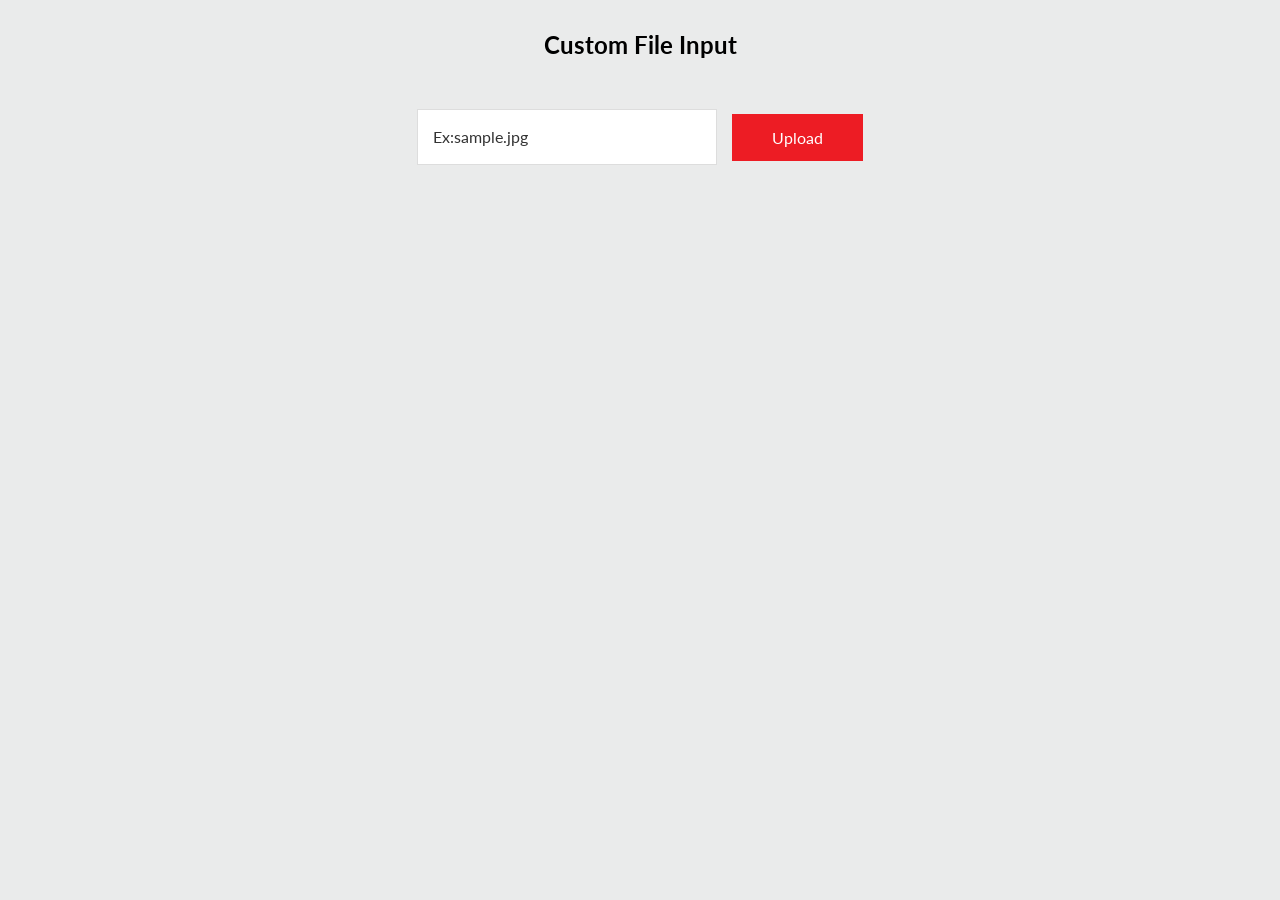
<file: C11_6651071028/index.html>
<!DOCTYPE html>
<html lang="en">
<head>
<meta name="viewport" content="width=device-width, initial-scale=1.0, user-scalable=no">
<title>Home</title>
<meta charset="UTF-8">
<link rel="stylesheet" href="css/style.css">
</head>
<body>

<h2 class="text-center">Custom File Input</h2>

<div class="custom-file-wrp">
	<div class="filename">
		Ex:sample.jpg
	</div>
	<div class="custom-file">
		<label for="fileupload">Upload</label>
		<input type="file"  id="fileupload">
	</div>
</div>


<script src="js/jquery-latest.min.js"></script>
<script src="js/main.js"></script>
</body>
</html>
</file>
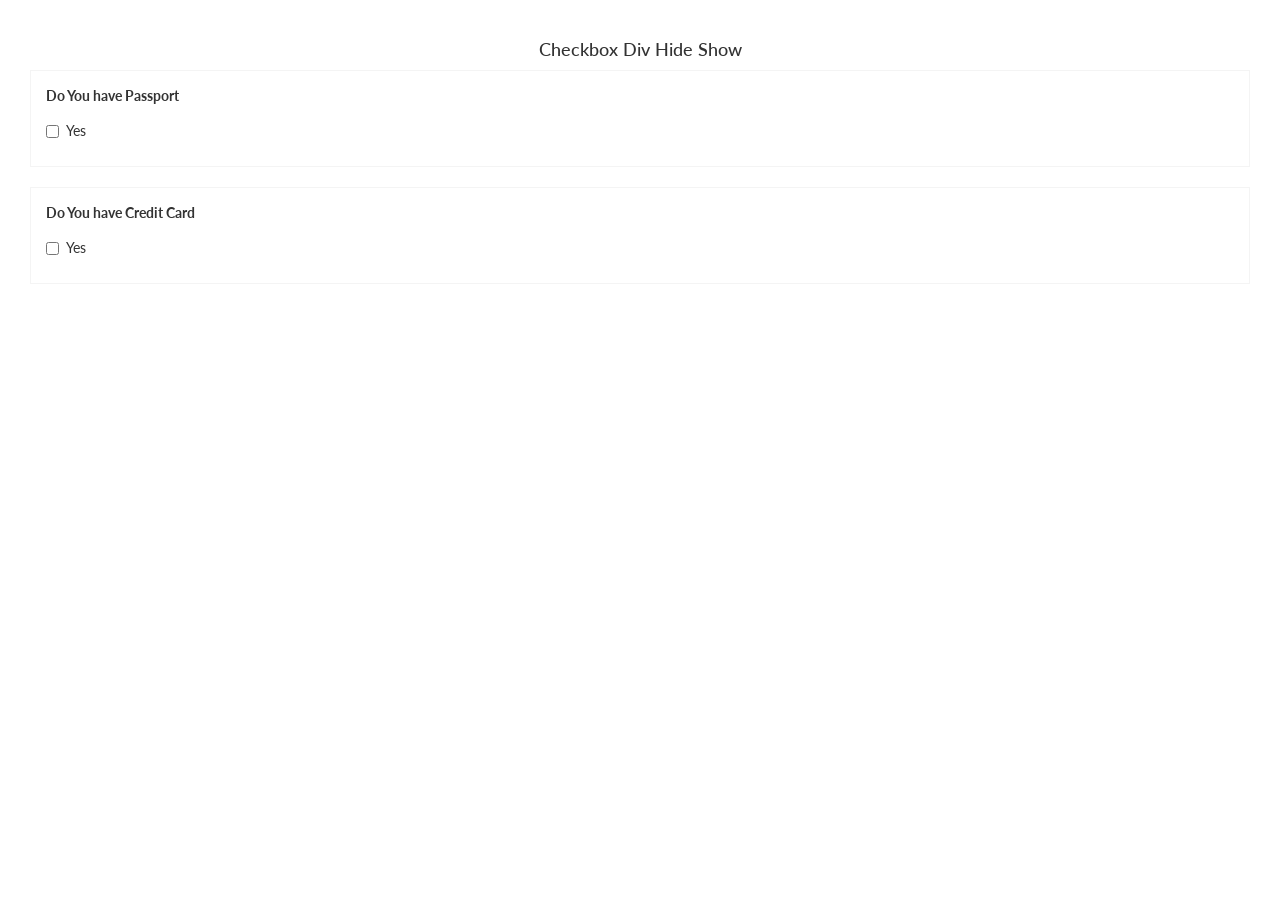
<file: C12_6651071028/index.html>
<!DOCTYPE html>
<html lang="en">
<head>
<meta charset="UTF-8">	
<title>D CODE SHOW</title>
<link rel="stylesheet" href="css/bootstrap.min.css">
<link rel="stylesheet" href="css/style.css">
<style>
</style>
</head>
<body>
<h4>Checkbox Div Hide Show</h4>

<div class="checkbox-card">
	<label for="">Do You have Passport</label>
	<div class="checkbox">
		<label>
			<input type="checkbox" class="checkme">Yes
		</label>
	</div>
	<div class="passport-box">
		<input type="text" placeholder="Enter Passport Number" 
		class="form-control">
	</div>
	<div class="apply-box">
		<a href="">Apply For Passport</a>
	</div>
</div>
<br>
<div class="checkbox-card">
	<label for="">Do You have Credit Card</label>
	<div class="checkbox">
		<label>
			<input type="checkbox" class="checkme">Yes
		</label>
	</div>
	<div class="passport-box">
		<input type="text" placeholder="Enter Credit Card Number" 
		class="form-control">
	</div>
	<div class="apply-box">
		<a href="">Apply For Credit Card</a>
	</div>
</div>

	

	



<script src="js/jquery-latest.min.js"></script>
<script src="js/main.js"></script>

</body>
</html>
</file>
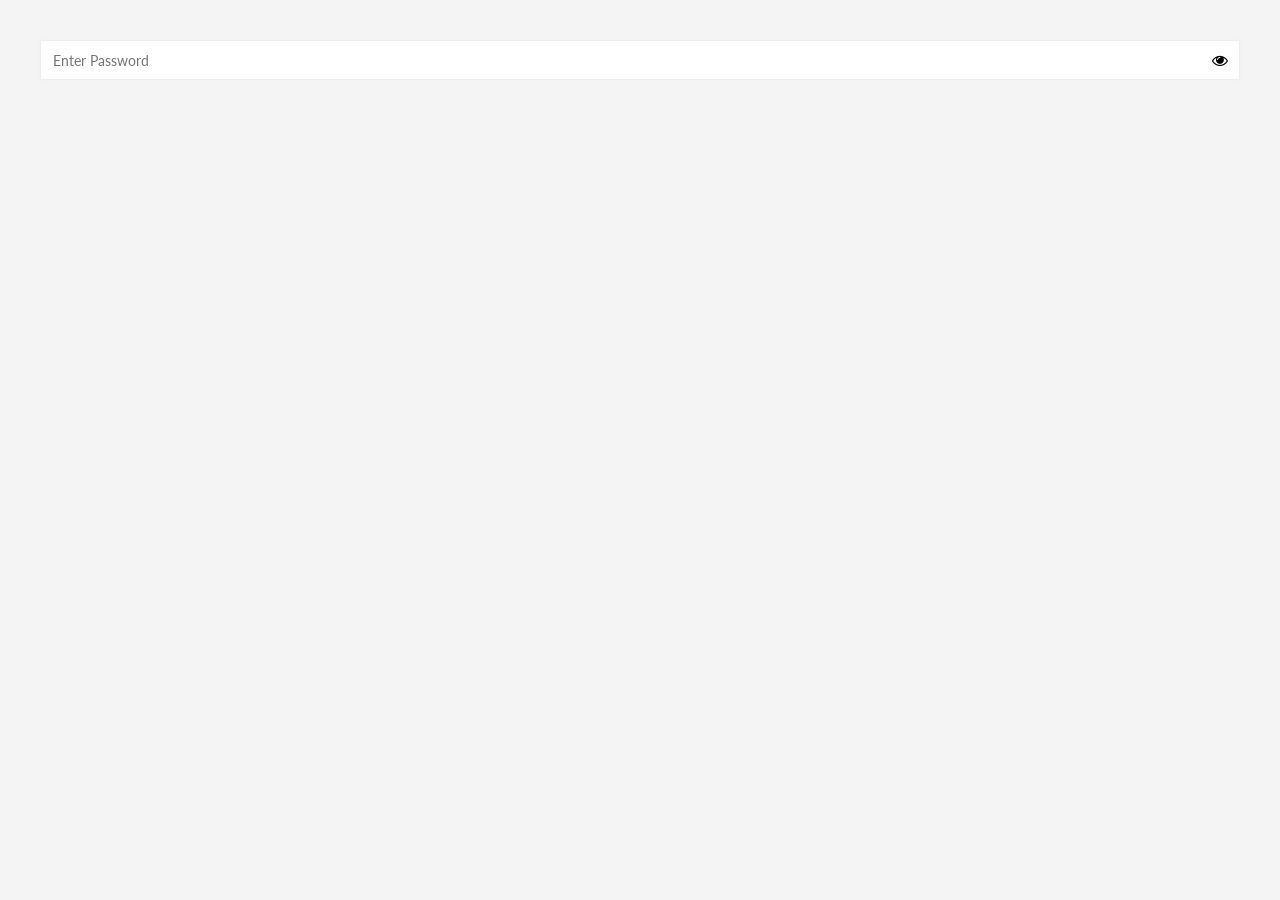
<file: C13_6651071028/index.html>
<!DOCTYPE html>
<html lang="en">
<head>
<meta name="viewport" content="width=device-width, initial-scale=1.0, user-scalable=no">
<title>Home</title>
<meta charset="UTF-8">
<!--Font Awesome CDN Link-->
<link href="https://stackpath.bootstrapcdn.com/font-awesome/4.7.0/css/font-awesome.min.css" rel="stylesheet" type="text/css"/>
<link rel="stylesheet" href="css/style.css">
</head>
<body>

	<div class="password-show-card">
		<input type="password" class="input-control" placeholder="Enter Password">
		<i class="fa fa-eye password-show"></i>
		<!-- <i class="fa fa-eye-slash"></i> -->
	</div>

	
<script src="js/jquery-latest.min.js"></script>
<script src="js/main.js"></script>

</body>
</html>
</file>
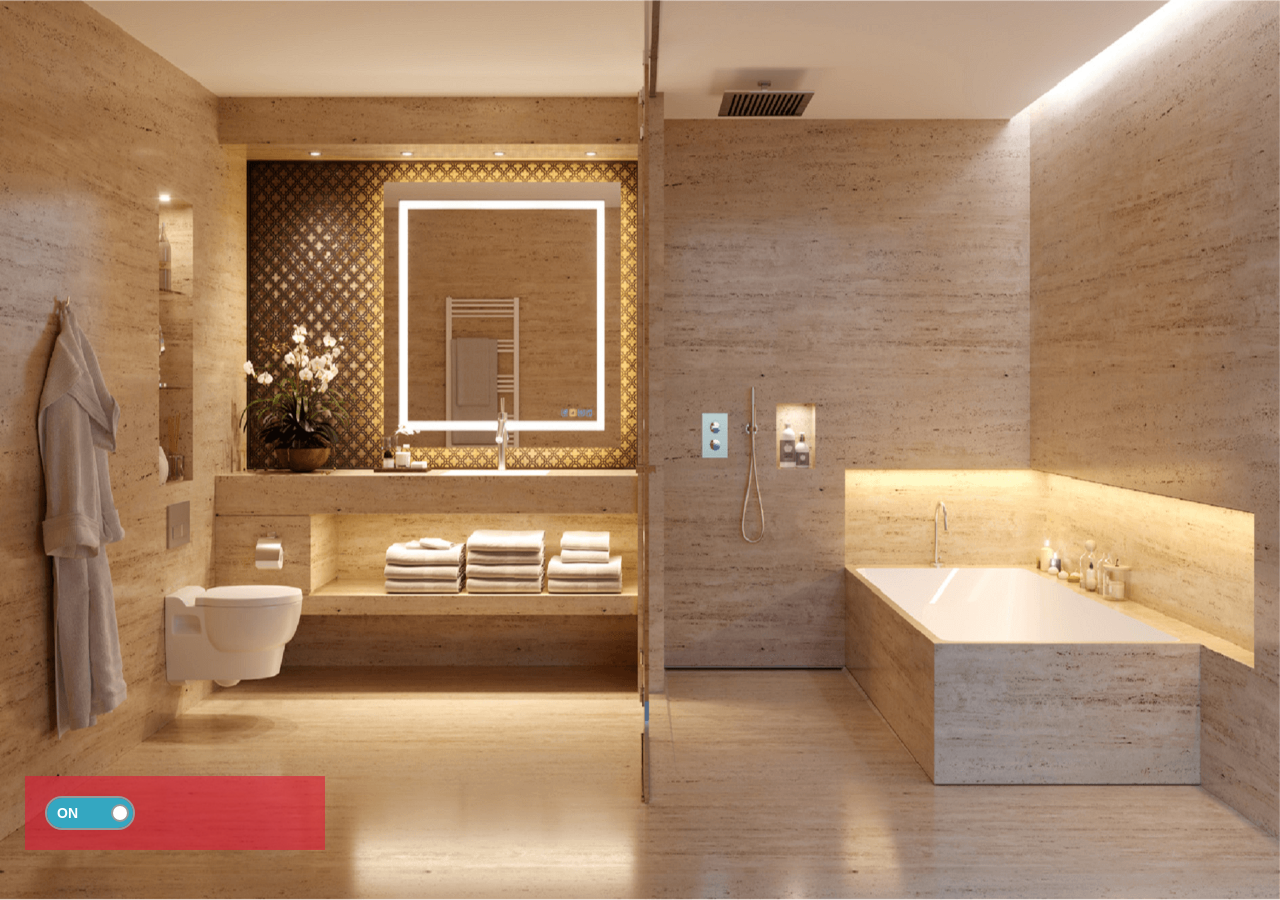
<file: C14_6651071028/index.html>
<!DOCTYPE html>
<html lang="en">

<head>
    <meta name="viewport" content="width=device-width, initial-scale=1.0, user-scalable=no">
    <title>Home</title>
    <meta charset="UTF-8">

    <link rel="stylesheet" href="css/style.css">
</head>

<body>

    <!--IMAGE EFFECT-->
    <div class="image-effect" id="image-effect-2">
        <img src="images/off.png" class="fadeEffect">
        <img src="images/on.png">
    </div>

    <!--Switch Button-->
    <div class="switch-btn">
        <div class="onoffswitch">
            <input type="checkbox" name="onoffswitch" class="onoffswitch-checkbox toggle-switch-2" id="myonoffswitch" tabindex="0" checked>
            <label class="onoffswitch-label" for="myonoffswitch">
            <span class="onoffswitch-inner"></span>
            <span class="onoffswitch-switch"></span>
            </label>
        </div>
    </div>

    <script src="js/jquery-latest.min.js"></script>
    <script src="js/main.js"></script>
    
</body>

</html>
</file>
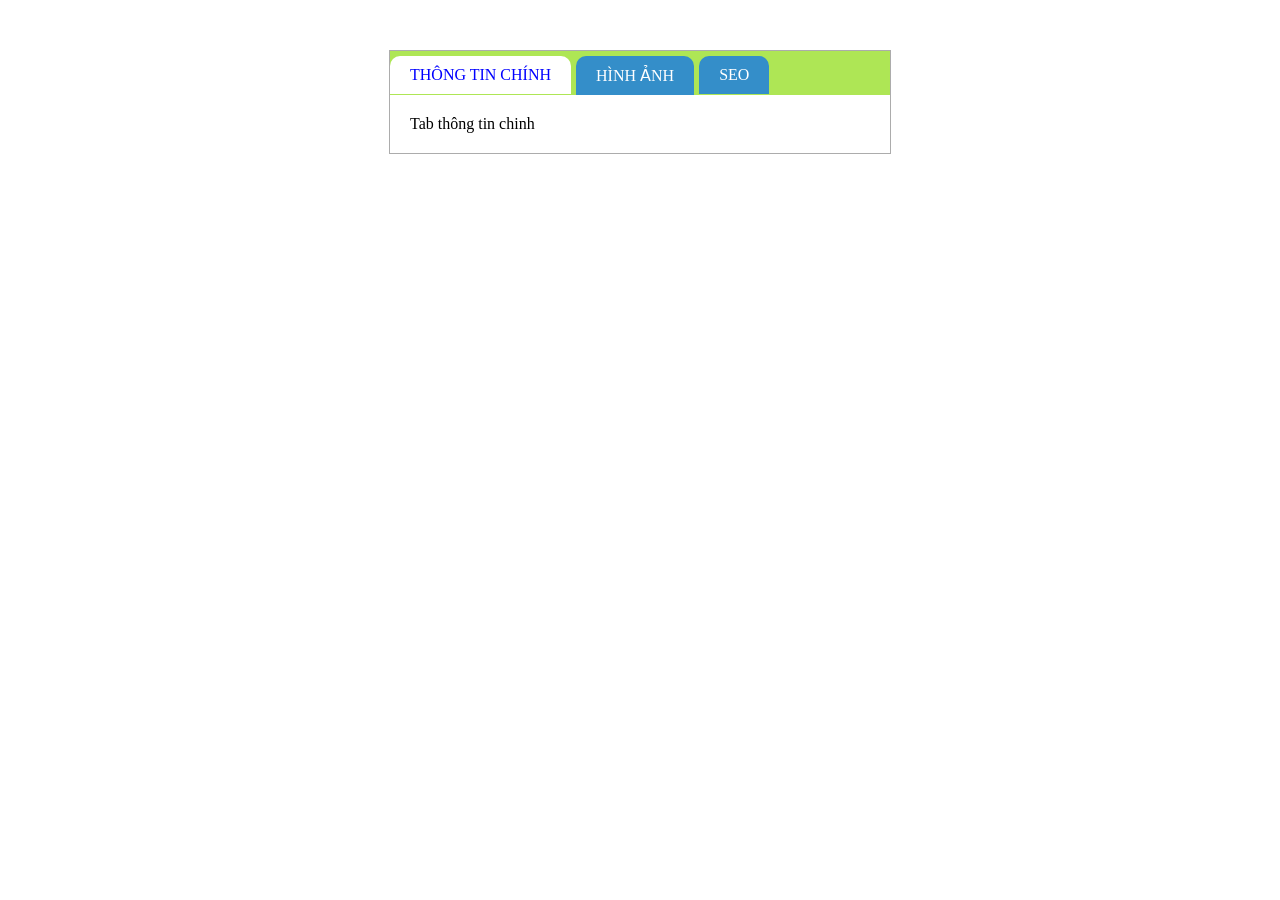
<file: C15_6651071028/index.html>
<!DOCTYPE html>
<html>
    <head>
        <title>Tạo tabs trong jQuery</title>
        <meta charset="UTF-8">
        <meta name="viewport" content="width=device-width, initial-scale=1.0">
        <link rel="stylesheet" type="text/css" href="css/style.css">
        <script src="js/jquery-latest.min.js"></script>
        <script src="js/main.js"></script>
    </head>
    <body>
        <div class="tab-wrapper" >
            <ul class="tab">
                <li>
                    <a href="#tab-main-info">Thông tin chính</a>
                </li>
                <li>
                    <a href="#tab-image">Hình ảnh</a>
                </li>
                <li>
                    <a href="#tab-seo">SEO</a>
                </li>
            </ul>
            <div class="tab-content">
                <div class="tab-item" id="tab-main-info">
                    Tab thông tin chinh
                </div>
                <div class="tab-item" id="tab-image">
                    Tab hình ảnh
                </div>
                <div class="tab-item" id="tab-seo">
                    Tab SEO
                </div>
            </div>
        </div>
    </body>
</html>
</file>
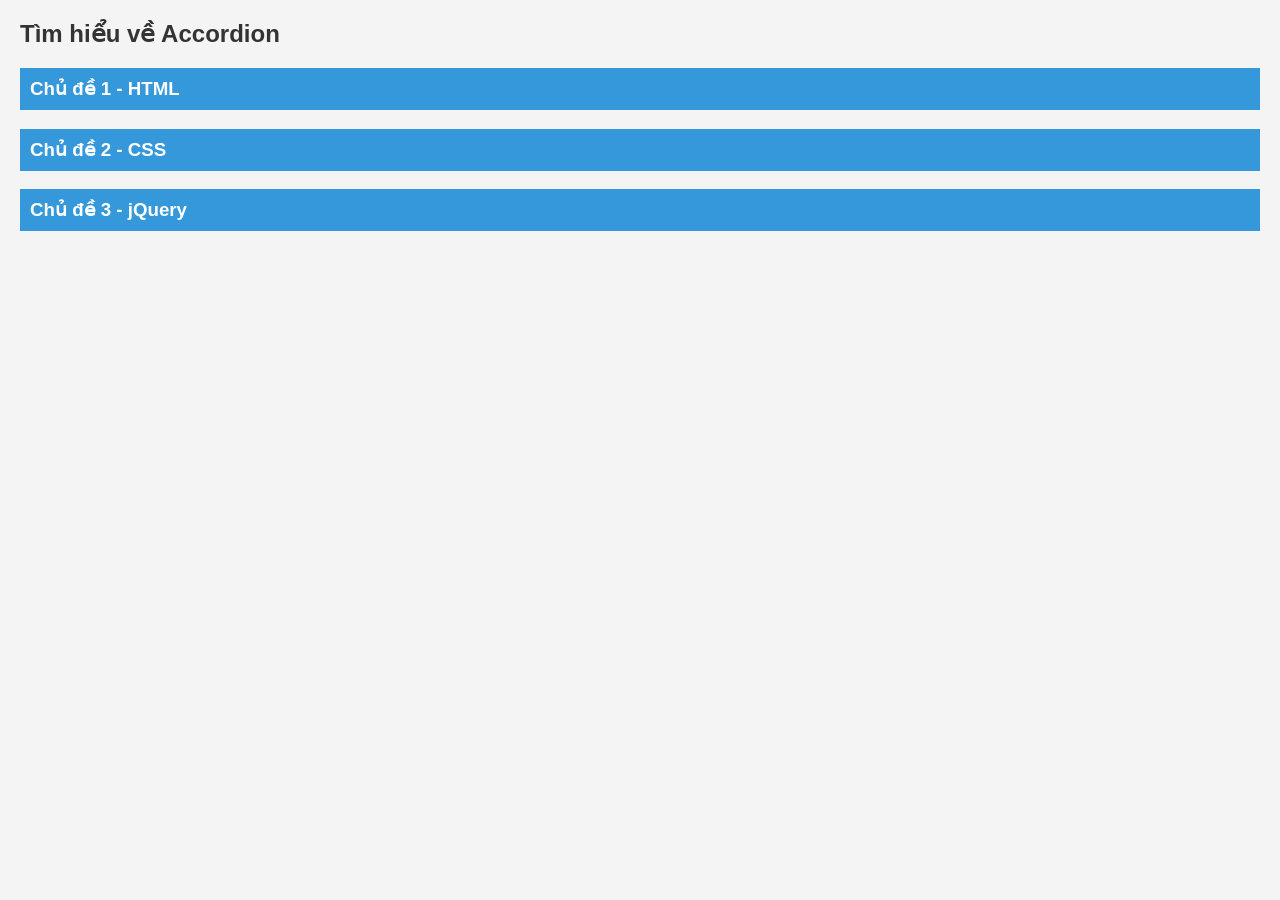
<file: C17_6651071028/index.html>
<!DOCTYPE html>
<html lang="en">

<head>
    <meta charset="utf-8">
    <title>Học web chuẩn</title>
    <link rel="stylesheet" type="text/css" href="css/style.css">
    <script src="js/jquery-latest.min.js"></script>
</head>

<body>
    <h2>Tìm hiểu về Accordion</h2>
    <h3>Chủ đề 1 - HTML </h3>
    <div class="box">HTML (viết tắt của từ HyperText Markup Language, hay còn gọi là "Ngôn ngữ Đánh dấu Siêu văn bản") là
        một ngôn ngữ đánh dấu được thiết kế ra để tạo nên các trang web trên World Wide Web. </div>

    <h3>Chủ đề 2 - CSS</h3>
    <div class="box">CSS là chữ viết tắt của Cascading Style Sheets, nó là một ngôn ngữ được sử dụng để tìm và định dạng
        lại các phần tử được tạo ra bởi các ngôn ngữ đánh dấu (HTML). Nói ngắn gọn hơn là ngôn ngữ tạo phong cách cho
        trang web</div>

    <h3>Chủ đề 3 - jQuery</h3>
    <div class="box">jQuery là một thư viện JavaScript được thiết kế đơn giản hóa thao tác HTML DOM, cũng như xử lý sự
        kiện, hoạt ảnh CSS, và Ajax</div>
    <script src="js/main.js"></script>
</body>

</html>
</file>
<file: C11_6651071028/css/style.css>
@import url('https://fonts.googleapis.com/css?family=Lato:400,700,900|Open+Sans:300,400|Oswald:400,700');
* { padding: 0; margin: 0; box-sizing: border-box }
body {font-family:'Lato',sans-serif;padding: 30px;background: #eaebeb;}

/**************/

.text-center{
text-align: center;
margin-bottom: 50px;
}

.custom-file-wrp{
	display: flex;
	justify-content: center;
	align-items: center;
}

.filename{
	background: #fff;
	padding: 15px 15px;
	border: 1px solid #ddd;
	width: 300px;
	margin-right: 15px;
	color: #333;
	word-break: break-all;
	line-height: 1.5;
}

.custom-file input[type="file"]
{
	display: none
}

.custom-file label{
	cursor: pointer;
	background: #ed1c24;
	display: inline-block;
	color: #fff;
	padding: 14px 40px;
	text-align: center;
}
</file>
<file: C12_6651071028/css/style.css>
@import url('https://fonts.googleapis.com/css?family=Lato:400,700,900|Open+Sans:300,400|Oswald:400,700');
* { padding: 0; margin: 0; box-sizing: border-box }
body {font-family:'Lato',sans-serif;padding: 30px;}

/**************/
h4{text-align: center}

.checkbox-card{
	border: 1px solid #f4f4f4;
	padding: 15px;
}

.passport-box{
	display: none
}

.apply-box{
	margin-top: 10px;
	display: none
}
</file>
<file: C13_6651071028/css/style.css>
@import url('https://fonts.googleapis.com/css?family=Lato:400,700,900|Open+Sans:300,400|Oswald:400,700');

* {
padding: 0;
margin: 0;
box-sizing: border-box;
font-family: 'Lato', sans-serif;
}

html,body{
width: 100%;
height: 100%;
background: #f4f4f4;
padding: 20px;
}

/***************/

.password-show-card{
	position: relative
}

.password-show-card .input-control{
	width: 100%;
	height: 40px;
	background: #fff;
	border: 1px solid #eee;
	box-shadow: 0px 0px 2px #eee;
	padding: 6px 12px;
	font-size: 14px;
	color: #333333
}

.password-show-card .input-control:focus{
border: 1px solid #66afe9;
}

.password-show-card .password-show{
position: absolute;
top: 12px;
right: 12px;
cursor: pointer;
}
</file>
<file: C14_6651071028/css/style.css>
@import url('https://fonts.googleapis.com/css?family=Lato:400,700,900|Open+Sans:300,400|Oswald:400,700');
* {
    padding: 0;
    margin: 0;
    box-sizing: border-box
}

body {
    font-family: 'Lato', sans-serif;
    background: #eaebeb;
}


/**************/


/******Image Transition Effect*********/

.image-effect {
    position: relative;
}

.image-effect img {
    position: absolute;
    left: 0;
    transition: opacity 1.2s ease-in-out;
    opacity: 0;
    height: 100vh;
    width: 100%;
}

.image-effect img.fadeEffect {
    opacity: 1;
}


/****/

.switch-btn {
    margin-left: 25px;
    position: absolute;
    bottom: 50px;
    z-index: 10;
    background: rgba(226, 25, 55, .6);
    width: 300px;
    padding: 20px;
    display: flex;
    align-items: center;
}

.onoffswitch {
    position: relative;
    width: 90px;
    -webkit-user-select: none;
    -moz-user-select: none;
    -ms-user-select: none;
}

.onoffswitch-checkbox {
    position: absolute;
    opacity: 0;
    pointer-events: none;
}

.onoffswitch-label {
    display: block;
    overflow: hidden;
    cursor: pointer;
    border: 2px solid #999999;
    border-radius: 20px;
}

.onoffswitch-inner {
    display: block;
    width: 200%;
    margin-left: -100%;
    transition: margin 0.3s ease-in 0s;
}

.onoffswitch-inner:before,
.onoffswitch-inner:after {
    display: block;
    float: left;
    width: 50%;
    height: 30px;
    padding: 0;
    line-height: 30px;
    font-size: 14px;
    color: white;
    font-family: Trebuchet, Arial, sans-serif;
    font-weight: bold;
    box-sizing: border-box;
}

.onoffswitch-inner:before {
    content: "ON";
    padding-left: 10px;
    background-color: #34A7C1;
    color: #FFFFFF;
}

.onoffswitch-inner:after {
    content: "OFF";
    padding-right: 10px;
    background-color: #EEEEEE;
    color: #999999;
    text-align: right;
}

.onoffswitch-switch {
    display: block;
    width: 18px;
    margin: 6px;
    background: #FFFFFF;
    position: absolute;
    top: 2px;
    bottom: 0;
    right: 56px;
    border: 2px solid #999999;
    border-radius: 20px;
    transition: all 0.3s ease-in 0s;
    height: 18px;
}

.onoffswitch-checkbox:checked+.onoffswitch-label .onoffswitch-inner {
    margin-left: 0;
}

.onoffswitch-checkbox:checked+.onoffswitch-label .onoffswitch-switch {
    right: 0px;
}
</file>
<file: C15_6651071028/css/style.css>
.tab-wrapper{
    width: 500px;
    margin: 50px auto;
    border: solid 1px #acacac;
}
.tab-wrapper ul{
    overflow: hidden;
    background: #aee655;
    margin: 0px;
    padding: 0px;
}
.tab-wrapper ul li{
    float: left;
    list-style: none;
    padding: 10px 20px;
    background: #348ec9;
    border-radius: 10px 10px 0px 0px;
    margin-right: 5px;
    margin-top: 5px;
}
.tab-wrapper ul li.active{
    background: #Fff;
}
.tab-wrapper ul li.active a{
    color: blue;
}
.tab-wrapper ul li a{
    color: #fff;
    text-transform: uppercase;
    text-decoration: none;
}
.tab-content{
    padding: 20px;
}
.tab-item{
    display: none;
}
</file>
<file: C17_6651071028/css/style.css>
body {
            font-family: 'Arial', sans-serif;
            background-color: #f4f4f4;
            margin: 20px;
        }

        h2 {
            color: #333;
        }

        h3 {
            background-color: #3498db;
            color: #fff;
            padding: 10px;
            margin-bottom: 10px;
            cursor: pointer;
        }

        .box {
            border: 3px solid #3498db;
            display: none;
            padding: 10px;
            background-color: #fff;
            margin-top: 5px;
            width: 100%;
            box-sizing: border-box;
        }
</file>
